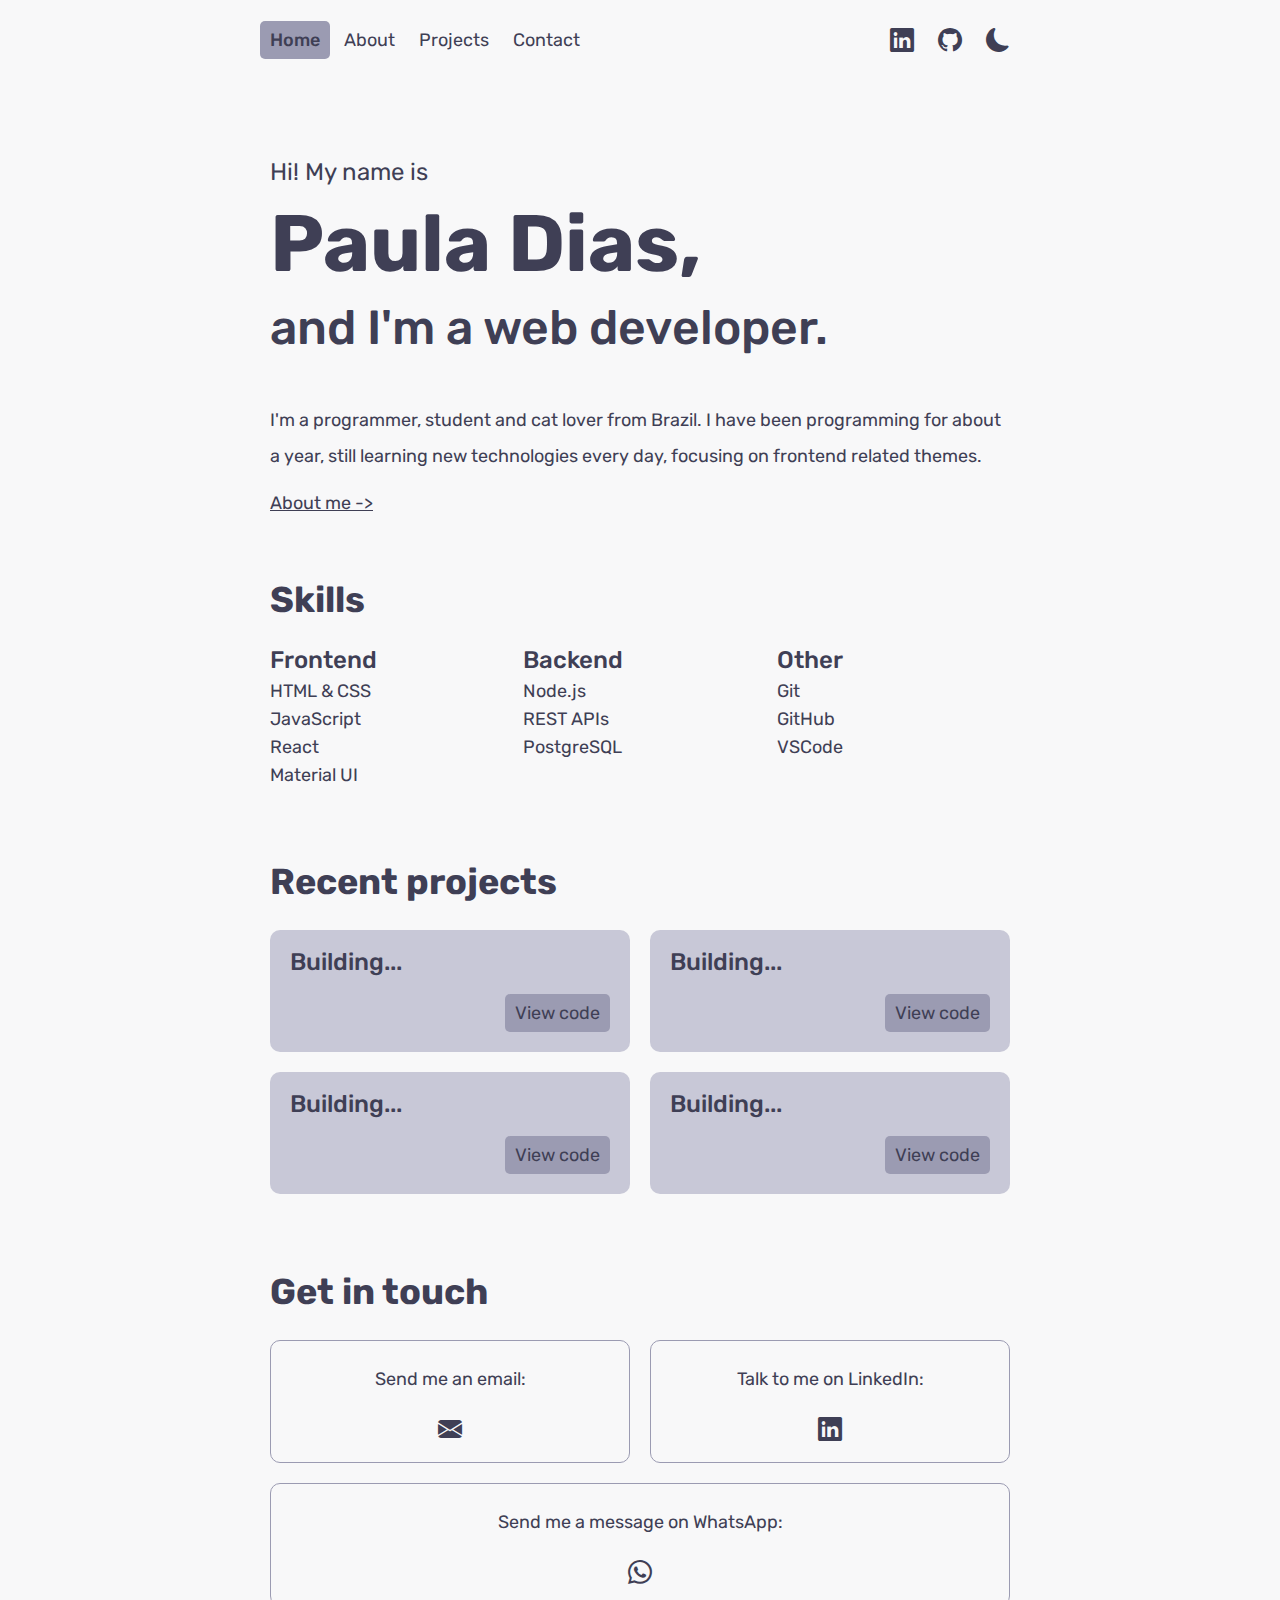
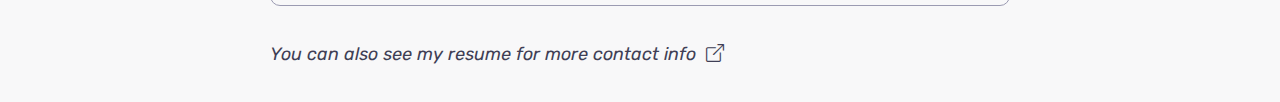
<file: index.html>
<!DOCTYPE html>
<html lang="en">
  <head>
    <meta charset="UTF-8" />
    <meta name="viewport" content="width=device-width, initial-scale=1.0" />
    <title>Paula Dias</title>
    <link rel="preconnect" href="https://fonts.googleapis.com" />
    <link rel="preconnect" href="https://fonts.gstatic.com" crossorigin />
    <link href="./styles/general.css" rel="stylesheet" />
    <link href="./styles/mediaqueries.css" rel="stylesheet" />
    <script src="./script.js" defer></script>
  </head>
  <body>
    <div class="container">
      <header class="container-header">
        <nav class="header-nav">
          <ul class="nav-menu">
            <li>
              <a class="nav-link active" href="#"> Home </a>
            </li>
            <li>
              <a class="nav-link" href="./pages/about"> About </a>
            </li>
            <li>
              <a class="nav-link" href="#projects"> Projects </a>
            </li>
            <li>
              <a class="nav-link" href="#contact"> Contact </a>
            </li>
          </ul>
          <ul class="nav-profile-links">
            <li>
              <a
                class="nav-link"
                href="https://www.linkedin.com/in/pfatimadias/"
                target="_blank"
              >
                <i class="bi bi-linkedin"></i>
              </a>
            </li>
            <li>
              <a
                class="nav-link"
                href="https://github.com/PaulaDiass"
                target="_blank"
              >
                <i class="bi bi-github"></i>
              </a>
            </li>
            <li>
              <button class="nav-link dark-mode-button">
                <i class="bi bi-moon-fill dark-mode-icon"></i>
              </button>
            </li>
          </ul>
          <button class="nav-menu-button nav-link">
            <i class="bi bi-list nav-menu-icon"></i>
          </button>
        </nav>
      </header>
      <main class="container-main">
        <section class="about-section" id="about">
          <h4 class="section-title">Hi! My name is</h4>
          <h1>Paula Dias,</h1>
          <h2>and I'm a web developer.</h2>

          <p>
            I'm a programmer, student and cat lover from Brazil. I have been
            programming for about a year, still learning new technologies every
            day, focusing on frontend related themes.
          </p>

          <a class="about-link" href="../../pages/about">About me -></a>
          <h3 class="skills-title">Skills</h3>
          <div class="about-skills">
            <div class="skills-list">
              <h5>Frontend</h5>
              <ul>
                <li>HTML & CSS</li>
                <li>JavaScript</li>
                <li>React</li>
                <li>Material UI</li>
              </ul>
            </div>
            <div class="skills-list">
              <h5>Backend</h5>
              <ul>
                <li>Node.js</li>
                <li>REST APIs</li>
                <li>PostgreSQL</li>
              </ul>
            </div>
            <div class="skills-list">
              <h5>Other</h5>
              <ul>
                <li>Git</li>
                <li>GitHub</li>
                <li>VSCode</li>
              </ul>
            </div>
          </div>
        </section>
        <section class="projects-section" id="projects">
          <h3 class="section-title">Recent projects</h3>
          <div class="projects-list">
            <div class="project-card">
              <h5>Building...</h5>
              <a href="">View code</a>
            </div>
            <div class="project-card">
              <h5>Building...</h5>
              <a href="">View code</a>
            </div>
            <div class="project-card">
              <h5>Building...</h5>
              <a href="">View code</a>
            </div>
            <div class="project-card">
              <h5>Building...</h5>
              <a href="">View code</a>
            </div>
          </div>
        </section>

        <section class="contact-section" id="contact">
          <h3 class="section-title">Get in touch</h3>
          <div class="contact-list">
            <div class="contact-card">
              <p>Send me an email:</p>
              <a href="mailto:paulafmadias@gmail.com">
                <i class="bi bi-envelope-fill"></i>
              </a>
            </div>

            <div class="contact-card">
              <p>Talk to me on LinkedIn:</p>
              <a
                href="https://www.linkedin.com/in/pfatimadias/"
                target="_blank"
              >
                <i class="bi bi-linkedin"></i>
              </a>
            </div>

            <div class="contact-card">
              <p>Send me a message on WhatsApp:</p>
              <a href="https://wa.me/5511984468333" target="_blank">
                <i class="bi bi-whatsapp"></i>
              </a>
            </div>
          </div>

          <p class="contact-resume">
            You can also see my resume for more contact info
            <a
              href="https://drive.google.com/file/d/1OIDcbZs0AQT28xsJavccy-bhyka_bDUB/view?usp=sharing"
              target="_blank"
            >
              <i class="bi bi-box-arrow-up-right resume-link"></i>
            </a>
          </p>
        </section>
      </main>
      <!-- <footer class="container-footer">
        <span class="footer-info"> Created by Paula Dias </span>
        <nav class="footer-nav">
          <ul class="nav-profile-links">
            <li>
              <a
                class="nav-link"
                href="https://www.linkedin.com/in/pfatimadias/"
                target="_blank"
              >
                <img src="./assets/linkedin.svg" alt="LinkedIn" />
              </a>
            </li>
            <li>
              <a
                class="nav-link"
                href="https://github.com/PaulaDiass"
                target="_blank"
              >
                <img src="./assets/github.svg" alt="GitHub" />
              </a>
            </li>
          </ul>
        </nav>
      </footer> -->
    </div>
  </body>
</html>
</file>
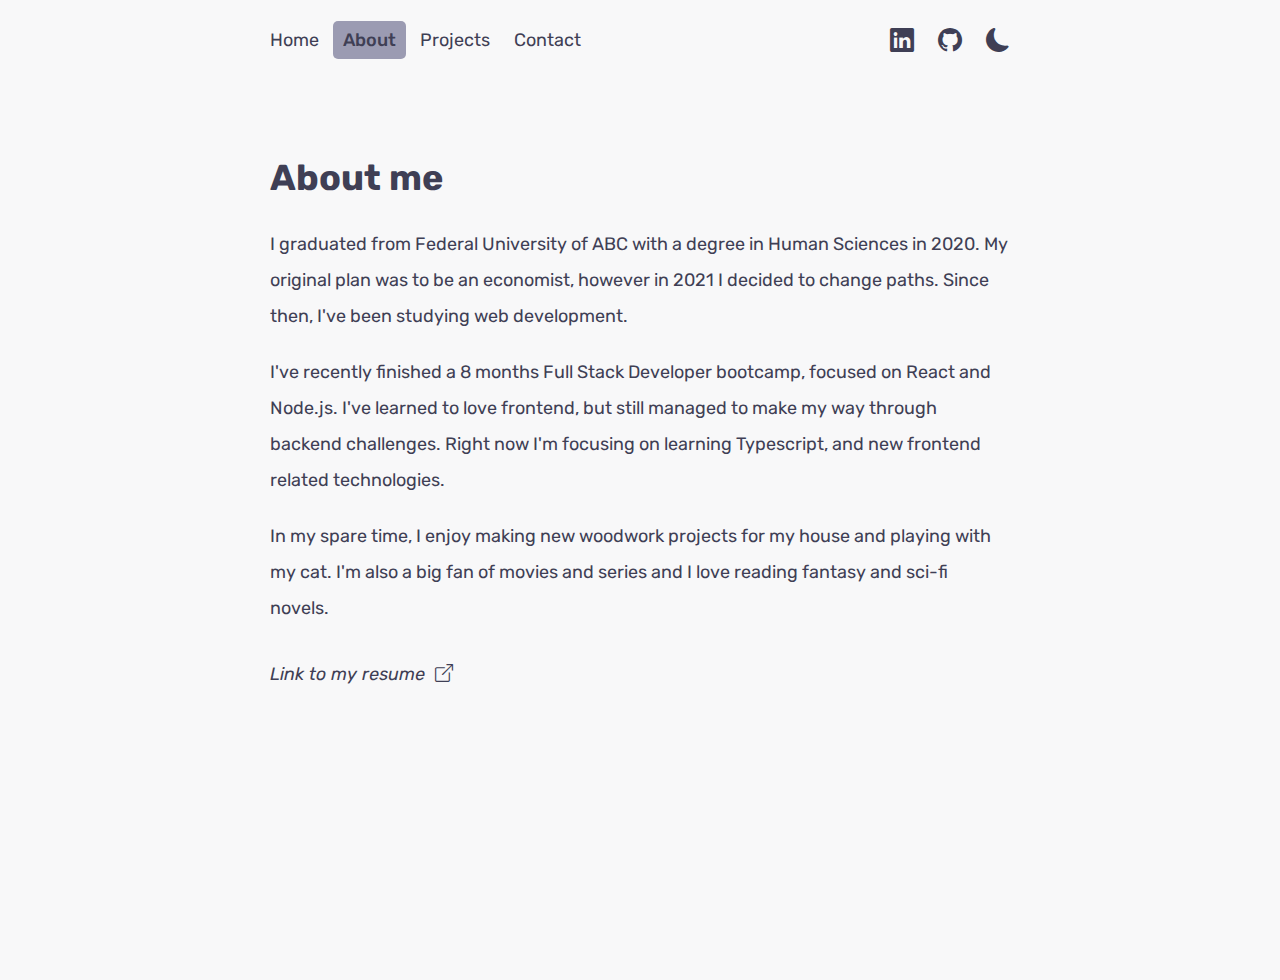
<file: pages/about/index.html>
<!DOCTYPE html>
<html lang="en">
  <head>
    <meta charset="UTF-8" />
    <meta name="viewport" content="width=device-width, initial-scale=1.0" />
    <title>Paula Dias</title>
    <link rel="preconnect" href="https://fonts.googleapis.com" />
    <link rel="preconnect" href="https://fonts.gstatic.com" crossorigin />
    <link href="../../styles/general.css" rel="stylesheet" />
    <link href="../../styles/mediaqueries.css" rel="stylesheet" />
    <link href="./styles.css" rel="stylesheet" />
    <script src="../../script.js" defer></script>
  </head>
  <body>
    <div class="container">
      <header class="container-header">
        <nav class="header-nav">
          <ul class="nav-menu">
            <li>
              <a class="nav-link" href="../../"> Home </a>
            </li>
            <li>
              <a class="nav-link active" href="#"> About </a>
            </li>
            <li>
              <a class="nav-link" href="../../#projects"> Projects </a>
            </li>
            <li>
              <a class="nav-link" href="../../#contact"> Contact </a>
            </li>
          </ul>
          <ul class="nav-profile-links">
            <li>
              <a
                class="nav-link"
                href="https://www.linkedin.com/in/pfatimadias/"
                target="_blank"
              >
                <i class="bi bi-linkedin"></i>
              </a>
            </li>
            <li>
              <a
                class="nav-link"
                href="https://github.com/PaulaDiass"
                target="_blank"
              >
                <i class="bi bi-github"></i>
              </a>
            </li>
            <li>
              <button class="nav-link dark-mode-button">
                <i class="bi bi-moon-fill dark-mode-icon"></i>
              </button>
            </li>
          </ul>
          <button class="nav-menu-button nav-link">
            <i class="bi bi-list nav-menu-icon"></i>
          </button>
        </nav>
      </header>
      <div class="container-main">
        <section class="about-section">
          <h3 class="section-title">About me</h3>
          <p>
            I graduated from Federal University of ABC with a degree in Human
            Sciences in 2020. My original plan was to be an economist, however
            in 2021 I decided to change paths. Since then, I've been studying
            web development.
          </p>

          <p>
            I've recently finished a 8 months Full Stack Developer bootcamp,
            focused on React and Node.js. I've learned to love frontend, but
            still managed to make my way through backend challenges. Right now
            I'm focusing on learning Typescript, and new frontend related
            technologies.
          </p>

          <p>
            In my spare time, I enjoy making new woodwork projects for my house
            and playing with my cat. I'm also a big fan of movies and series and
            I love reading fantasy and sci-fi novels.
          </p>

          <p class="contact-resume">
            Link to my resume
            <a
              href="https://drive.google.com/file/d/1OIDcbZs0AQT28xsJavccy-bhyka_bDUB/view?usp=sharing"
              target="_blank"
            >
              <i class="bi bi-box-arrow-up-right resume-link"></i>
            </a>
          </p>
        </div>
    </div>
  </body>
</html>
</file>
<file: styles/mediaqueries.css>
@media only screen and (max-width: 505px) {
  body {
    font-size: 1.6rem;
  }

  .nav-link:hover {
    background-color: transparent;
  }

  .nav-menu-button {
    display: block;
    position: absolute;
    top: 1rem;
    right: 1rem;
  }

  .nav-menu {
    display: none;
    flex-direction: column;

    position: fixed;
    top: 0;
    right: 0;
    left: 0;
    z-index: 11;

    height: 70%;
    padding: 6rem;

    background-color: var(--background);
    box-shadow: 0px 20px 10px var(--grey);
  }

  .nav-menu-icon {
    font-size: 34px;
  }

  .nav-link {
    font-size: 2rem;
  }

  h1 {
    font-size: 6rem;
  }

  h2 {
    font-size: 4rem;
  }

  h3 {
    font-size: 3rem;
  }

  h4,
  h5 {
    font-size: 2rem;
  }

  .section-title {
    padding-top: 6rem;
  }
}

@media only screen and (min-width: 506px) {
  .nav-menu {
    display: flex;
  }
}
</file>
<file: pages/about/styles.css>
.container-about {
  padding: 0 3rem 3rem 3rem;
  margin-top: 8rem;
  display: flex;
  flex-direction: column;
}

.container-about section {
  display: flex;
  flex-direction: column;
  gap: 2rem;
  padding: 0 3rem 3rem 3rem;
}
</file>
<file: styles/general.css>
@import 'reset.css';
@import 'mediaqueries.css';
@import url('https://fonts.googleapis.com/css2?family=Rubik:wght@300;400;500;600;700&display=swap');
@import url('https://cdn.jsdelivr.net/npm/bootstrap-icons@1.9.1/font/bootstrap-icons.css');

html {
  min-height: 100vh;
  font-size: 62.5%;
  font-family: 'Rubik', sans-serif;
}

body {
  font-size: 1.8rem;
  background-color: var(--background);
  color: var(--text);
}

:root {
  --background: var(--light);
  --text: var(--dark);

  --light: #f8f8f9;
  --dark: #3f3f55;
  --grey1: #9b9bb2;
  --grey2: #c8c8d7;
}

a,
button {
  all: unset;
}
a:hover {
  cursor: pointer;
}

* {
  box-sizing: border-box;
}

p {
  line-height: 2;
}

h1 {
  font-size: 8rem;
  font-weight: 700;
}

h2 {
  font-size: 4.8rem;
  font-weight: 500;
  margin-bottom: 3rem;
}

h3 {
  font-size: 3.6rem;
  font-weight: 700;
  margin-bottom: 1rem;
}

h4 {
  font-size: 2.4rem;
  font-weight: 400;
}

h5 {
  font-size: 2.4rem;
  font-weight: 500;
}

i {
  font-size: 2.4rem;
}

.container {
  height: 100vh;
  max-width: 800px;
  margin: auto;
  position: relative;
}

.container-header {
  height: 8rem;
  max-width: 800px;
  margin: auto;

  padding: 2rem 2rem;

  position: fixed;
  top: 0;
  right: 0;
  left: 0;

  z-index: 10;

  background-color: var(--background);
}

.header-nav {
  height: 100%;
  display: flex;
  justify-content: space-between;
  align-items: center;
}

.nav-menu {
  display: flex;
  justify-content: space-between;
  gap: 0.4rem;
}

.nav-profile-links {
  display: flex;
  justify-content: space-between;
  gap: 0.4rem;
}

.nav-link {
  border-radius: 5px;
  padding: 1rem;
  display: flex;
  align-items: center;
  justify-content: center;
  flex: 1;
}

.nav-link:hover {
  background-color: var(--grey1);
}

.active {
  font-weight: 500;
  background-color: var(--grey1);
}

.nav-menu-button {
  display: none;
  z-index: 12;
}

.container-main {
  padding: 0 3rem 3rem 3rem;
  margin-top: 8rem;
  display: flex;
  flex-direction: column;
}

.container-main section {
  display: flex;
  flex-direction: column;
  gap: 2rem;
}

.about-link {
  text-decoration: underline;
}

.skills-title {
  margin-top: 5rem;
}

.about-skills {
  display: flex;
  flex-wrap: wrap;
  gap: 2rem;
}

.about-skills .skills-list {
  flex: 1;
}

.skills-list li {
  margin-top: 1rem;
}

.section-title {
  padding-top: 8rem;
}

.projects-list {
  display: flex;
  flex-wrap: wrap;
  gap: 2rem;
}

.project-card {
  flex: 1;
  min-width: 300px;

  display: flex;
  flex-direction: column;
  gap: 2rem;

  padding: 2rem;

  background-color: var(--grey2);
  border-radius: 10px;
}

.project-card a {
  padding: 1rem;
  background-color: var(--grey1);
  border-radius: 5px;
  width: fit-content;
  align-self: flex-end;
}

.contact-list {
  display: flex;
  flex-wrap: wrap;
  gap: 2rem;
}

.contact-card {
  flex: 1;
  min-width: fit-content;

  display: flex;
  flex-direction: column;
  align-items: center;
  gap: 2rem;

  padding: 2rem;

  border: 1px solid var(--grey1);
  border-radius: 10px;
}

.contact-card a {
  text-align: center;
}

.contact-resume {
  margin-top: 1rem;
  font-style: italic;
}
.resume-link {
  font-size: 1.8rem;
  margin-left: 5px;
}

.container-footer {
  display: flex;
  flex-direction: column;
  justify-content: space-between;
  align-items: center;
  gap: 1rem;

  padding: 2rem;
}

.hidden {
  display: none;
}
</file>
